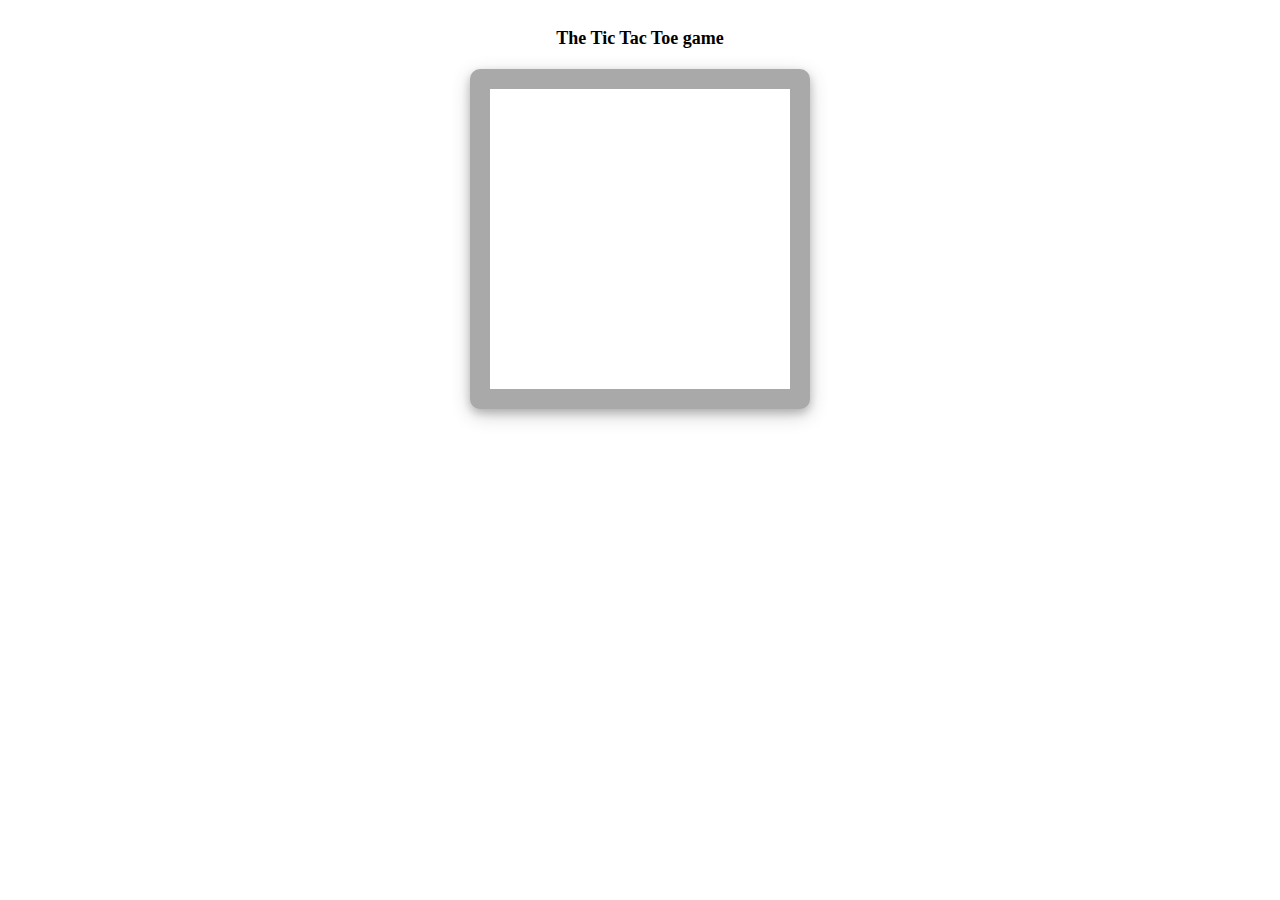
<file: src/index.html>
<!DOCTYPE html>
<html lang="en">
<head>
    <meta charset="UTF-8">
    <title>Tic Tac Toe</title>
    <link rel="stylesheet" href="style.css">
</head>
<body>

<header>
    <h1>The Tic Tac Toe game</h1>
</header>

<div id="gameTable">

</div>
<script src="script.js"></script>
</body>
</html>
</file>
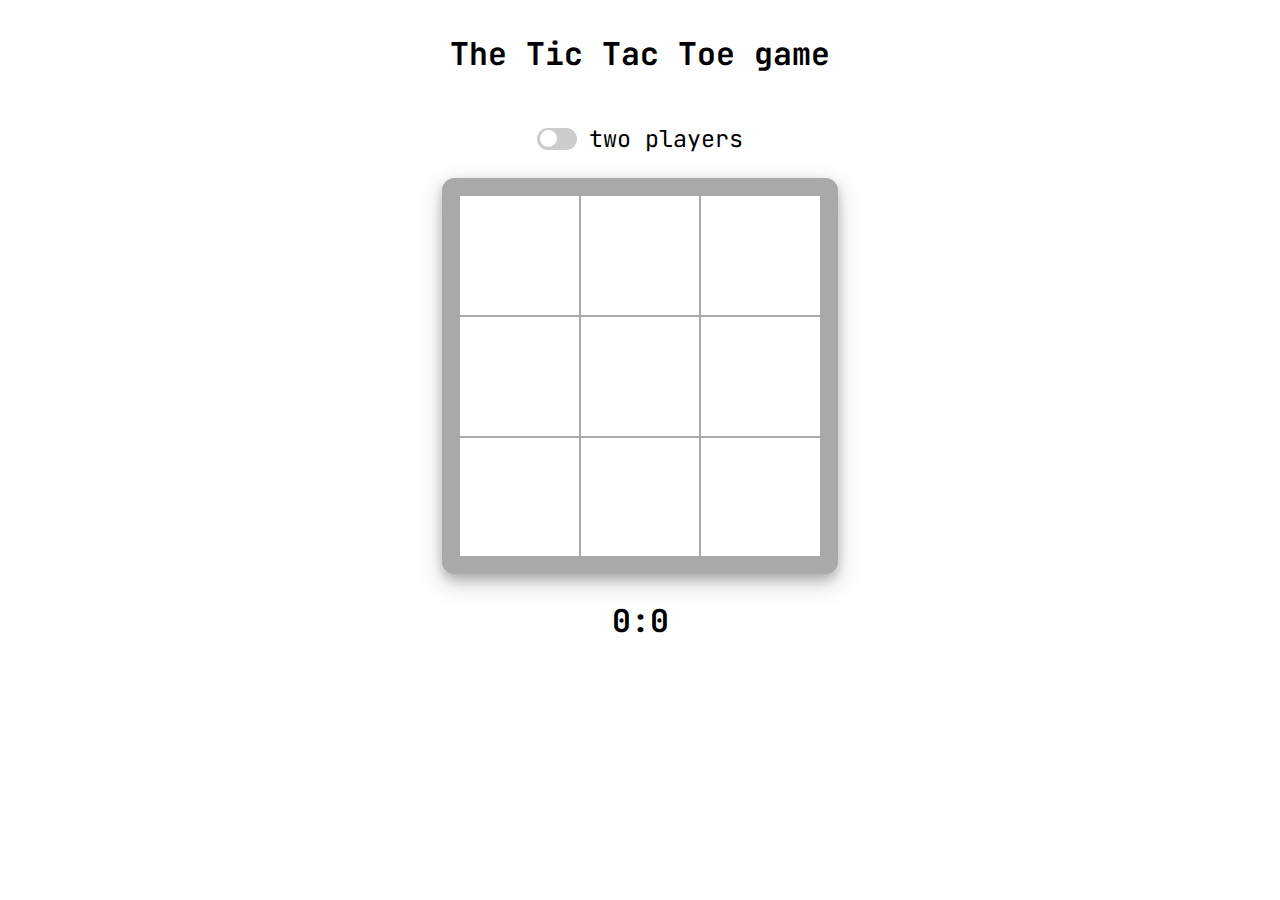
<file: src/main/index.html>
<!DOCTYPE html>
<html lang="en">
<head>
    <meta charset="UTF-8">
    <title>Tic Tac Toe</title>
    <!-- Connect 'JetBrains Mono' font -->
    <link rel="preconnect" href="https://fonts.googleapis.com">
    <link rel="preconnect" href="https://fonts.gstatic.com" crossorigin>
    <link href="https://fonts.googleapis.com/css2?family=JetBrains+Mono&display=swap" rel="stylesheet">
    <!-- Connect styles -->
    <link rel="stylesheet" href="style.css">
    <link rel="icon" href="./resources/tic-tac-toe.png">
</head>
<body>

<header>
    <h1 class="header">The Tic Tac Toe game</h1>
</header>

<div id="switchDiv">
    <label class="switch">
        <input type="checkbox" id="checkbox">
        <span class="slider round"></span>
    </label>
    <p id="switchText">two players</p>
</div>

<div id="gameTable">

</div>

<div id="counterDiv">
    <h1 id="counter">0:0</h1>
</div>
<!-- Connect script -->
<script type="module" src="javascript/Launcher.js"></script>
</body>
</html>
</file>
<file: src/style.css>
body {
    font-family: "JetBrains Mono", serif;
    background-color: white;
}
h1 {
    margin: auto;
    text-align: center;
    font-size: 18px;
    padding-top: 20px;
    padding-bottom: 20px;
}

.cell {
    height: 100px;
    width: 100px;
    background-color: #fff;
    align-content: center;
}

.sign {
    font-size: 40px;
    text-align: center;
}



#gameTable {
    padding: 20px;
    box-shadow: 0 4px 8px 0 rgba(0, 0, 0, 0.2), 0 6px 20px 0 rgba(0, 0, 0, 0.19);
    border-radius: 10px;
    margin: auto;
    background-color: darkgrey;
    height: 300px;
    width: 300px;
    display: flex;
    flex-direction: column;
    flex-wrap: wrap
}
</file>
<file: src/main/style.css>
body {
    font-family: 'JetBrains Mono', monospace;
    background-color: white;
    display: flex;
    flex-direction: column;
    user-select: none;
}

.header {
    margin: auto;
    text-align: center;
    font-size: min(5.5dvi, 3.5dvh);
    padding-top: min(4.2dvi, 2.8dvh);
    padding-bottom: min(4.2dvi, 2.8dvh);
}

.cell {
    background-color: #fff;
    display: flex;
}

/* Image inside the cell */
.sign {
    height: min(9.25dvi, 6.2dvh);
    margin: auto;
}

#gameTable {
    height: min(60dvi, 40dvh);
    width: min(60dvi, 40dvh);
    padding: min(3dvi, 2dvh);
    margin: auto;
    background-color: darkgrey;
    border-radius: min(2.1dvi, 1.4dvh);
    box-shadow: 0 min(0.9dvi, 0.6dvh) min(1.8dvi, 1.2dvh) 0 rgba(0, 0, 0, 0.2),
                0 min(1.3dvi, 0.9dvh) min(4.2dvi, 2.8dvh) 0 rgba(0, 0, 0, 0.19);
    display: grid;
    grid-auto-flow: column;
    grid-template-rows: 33% 33% 33%;
    grid-template-columns: 33% 33% 33%;
    grid-gap: 0.5%;
}

#switchDiv {
    margin: auto;
    display: flex;
    align-items: center;
}

#switchText {
    padding-left: min(2dvi, 1.3dvh);
    padding-bottom: min(0.2dvi, 0.13dvh);
    font-size: min(4dvi, 2.6dvh);
}

/* The switch - the box around the slider */
.switch {
    display: flex;
    position: relative;
    width: min(6.6dvi, 4.4dvh);
    height: min(3.7dvi, 2.5dvh);
}

/* Hide default HTML checkbox */
.switch input {
    opacity: 0;
    width: 0;
    height: 0;
}

/* The slider */
.slider {
    position: absolute;
    cursor: pointer;
    top: 0;
    left: 0;
    right: 0;
    bottom: 0;
    background-color: #ccc;
    -webkit-transition: .4s;
    transition: .4s;
}

.slider:before {
    position: absolute;
    content: '';

    height: min(2.8dvi, 1.9dvh);
    width: min(2.8dvi, 1.9dvh);

    left: min(0.5dvi, 0.3dvh);
    bottom: min(0.5dvi, 0.3dvh);

    background-color: white;
    -webkit-transition: .4s;
    transition: .4s;
}

input:checked + .slider {
    background-color: #2196F3;
}

input:focus + .slider {
    box-shadow: 0 0 0 #2196F3;
}

input:checked + .slider:before {
    -webkit-transform: translateX(min(2.8dvi, 1.9dvh));
    -ms-transform: translateX(min(2.8dvi, 1.9dvh));
    transform: translateX(min(2.8dvi, 1.9dvh));
}

/* Rounded sliders */
.slider.round {
    border-radius: min(3.7dvi, 2.5dvh);
}

.slider.round:before {
    border-radius: 50%;
}

#counter {
    font-size: min(5.5dvi, 3.5dvh);
    margin: auto;
    text-align: center;
    padding-top: min(4.2dvi, 2.8dvh);
    padding-bottom: min(4.2dvi, 2.8dvh);
    width: min(10.5dvi, 7dvh);
    height: min(2.1dvi, 1.4dvh);
}
</file>
